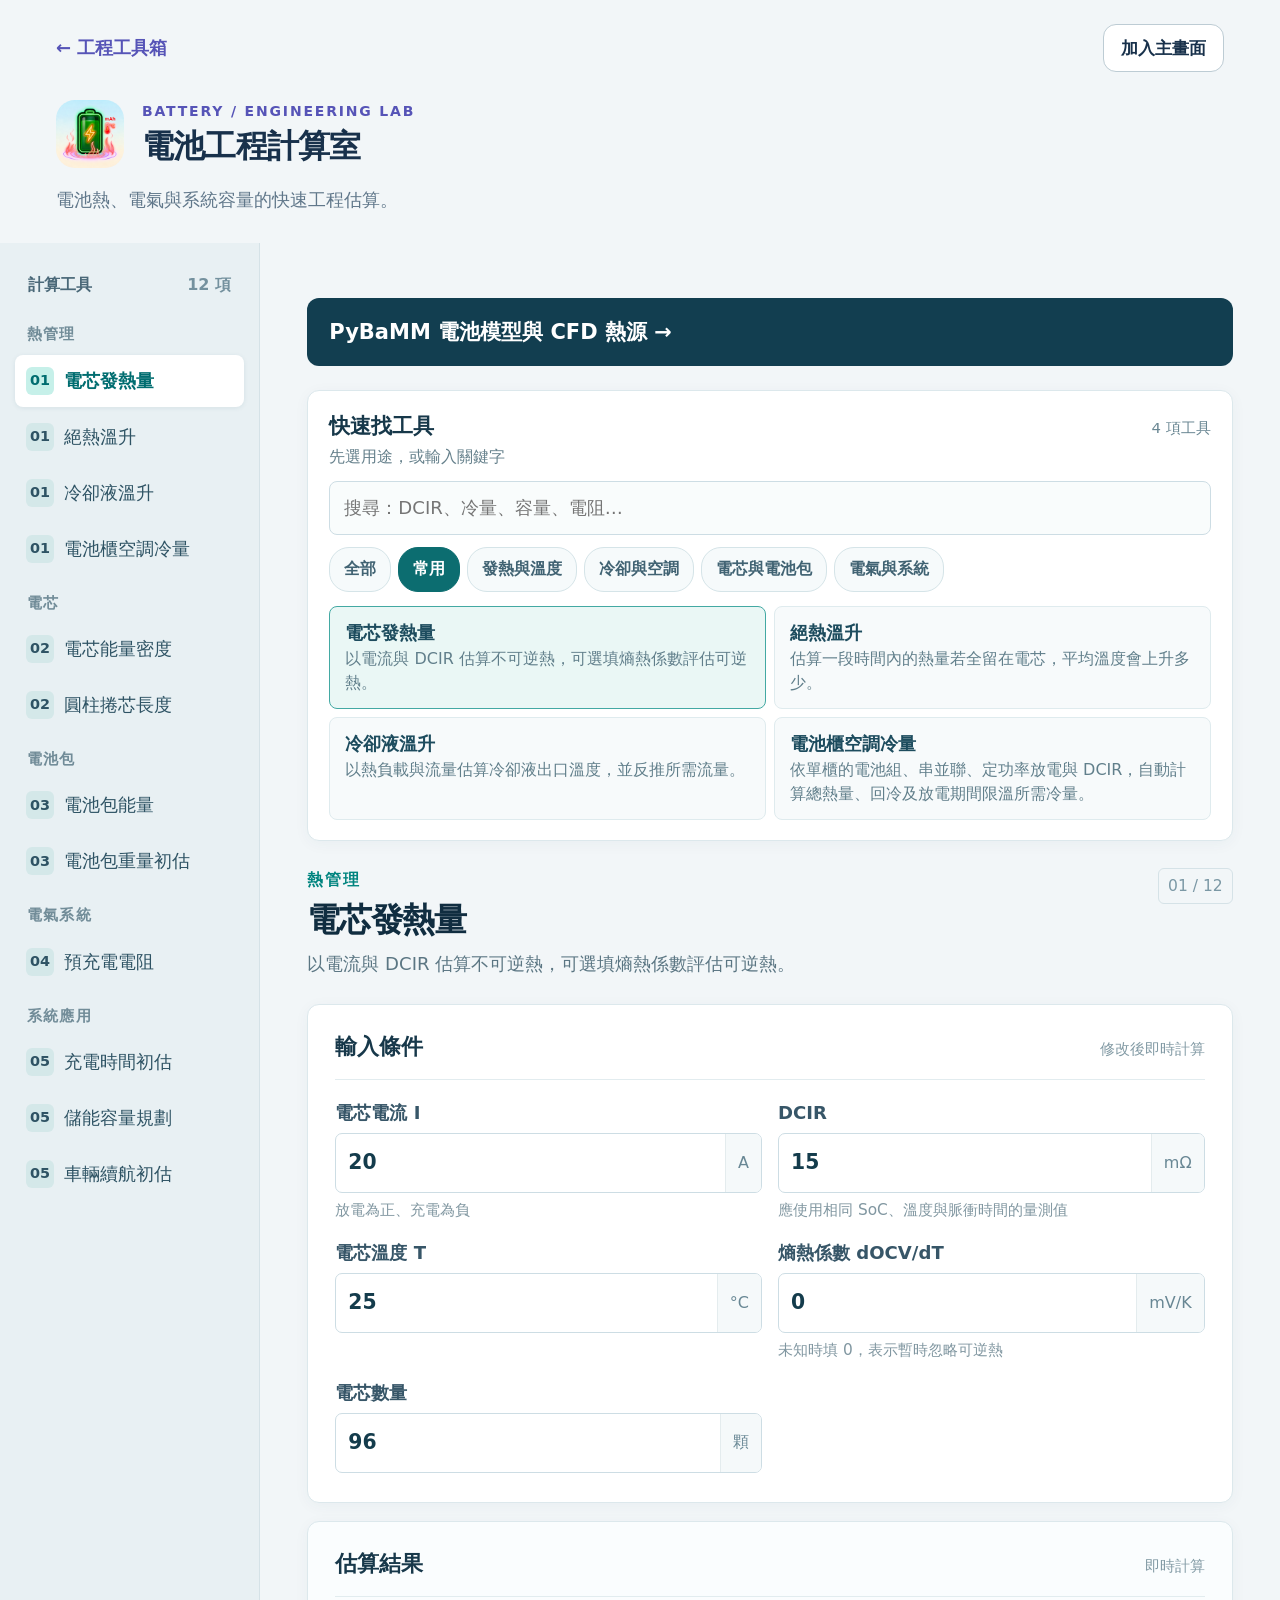
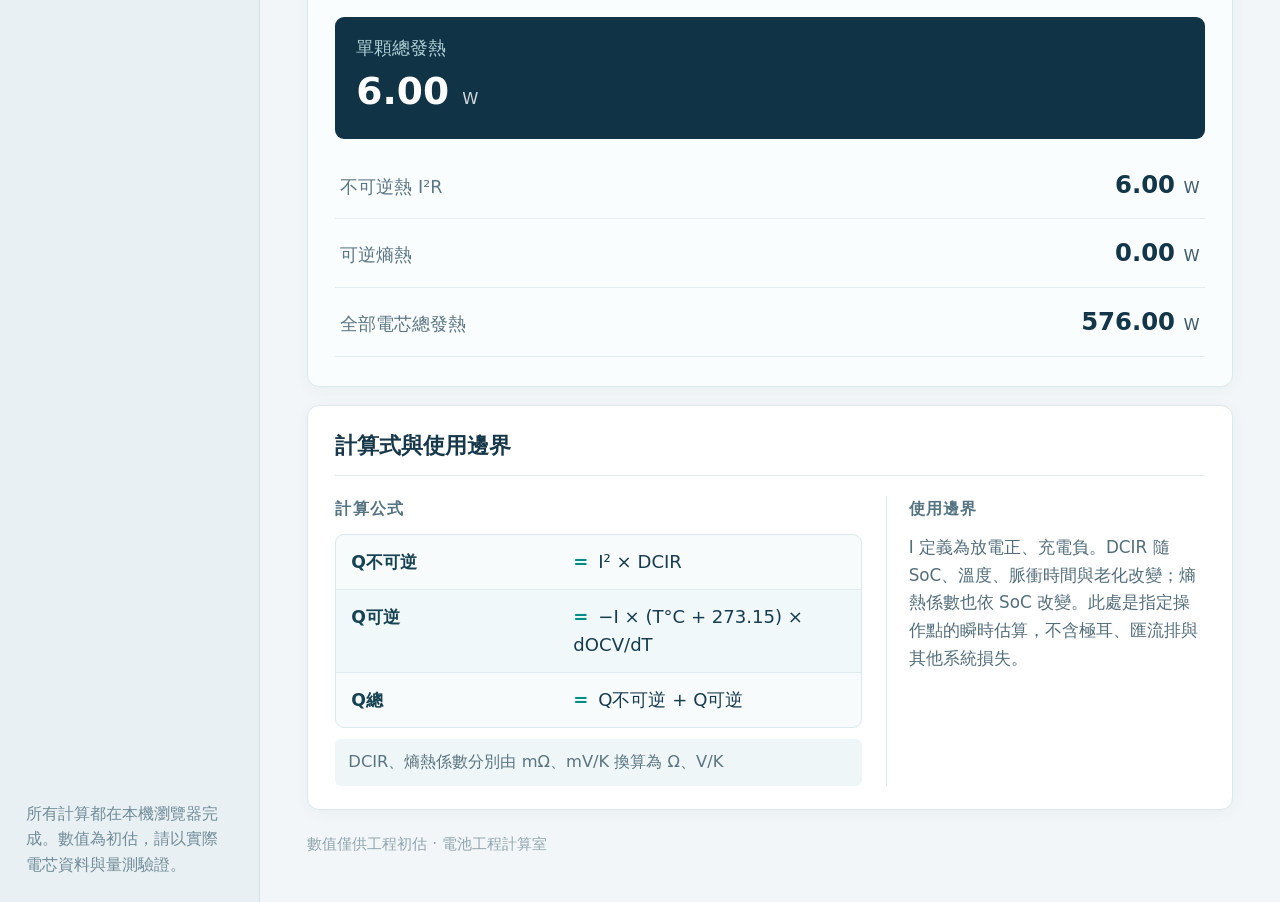
<file: index.html>
<!doctype html>
<html lang="zh-Hant">
<head>
  <meta charset="utf-8">
  <meta name="viewport" content="width=device-width, initial-scale=1, viewport-fit=cover">
  <meta name="theme-color" content="#102d40">
  <meta name="apple-mobile-web-app-capable" content="yes">
  <meta name="apple-mobile-web-app-title" content="電池計算">
  <meta name="description" content="電池工程常用的電芯、電池包與熱管理初估工具。">
  <link rel="manifest" href="./manifest.webmanifest">
  <link rel="icon" href="./icons/icon-192.png?v=7" type="image/png">
  <link rel="apple-touch-icon" sizes="180x180" href="./apple-touch-icon.png?v=7">
  <link rel="stylesheet" href="./styles.css?v=13">
  <title>電池工程計算室</title>
<style id="tool-hero-layout-v1">
.tool-hero{max-width:1220px;margin:0 auto;padding:24px 26px 28px;color:var(--ink,#18314b);background:transparent}
.tool-hero-nav{display:flex;align-items:center;justify-content:space-between;gap:18px;margin-bottom:28px}
.tool-home-link{color:var(--accent,#5654b7);font-size:18px!important;font-weight:650;line-height:1.4;text-decoration:none;white-space:nowrap}
.tool-home-link:hover{text-decoration:underline;text-underline-offset:4px}
.tool-install{min-height:48px!important;padding:10px 17px!important;border:1px solid #bdccd4!important;border-radius:13px!important;background:#fff!important;color:#18314b!important;font-size:17px!important;font-weight:700!important;line-height:1.35!important;white-space:nowrap!important;box-shadow:none!important}
.tool-hero-main{display:flex;align-items:center;gap:18px;min-width:0}
.tool-hero-logo{width:68px;height:68px;flex:0 0 68px;border-radius:19px;object-fit:contain}
.tool-hero-copy{min-width:0}
.tool-kicker{margin:0 0 6px;color:var(--accent,#5654b7);font-size:14px!important;font-weight:800;line-height:1.35!important;letter-spacing:.13em;text-transform:uppercase}
header.tool-hero h1{margin:0!important;color:var(--ink,#18314b);font-size:32px!important;font-weight:780!important;line-height:1.22!important;letter-spacing:-.025em}
.tool-hero-description{max-width:850px;margin:17px 0 0;color:var(--muted,#60778a);font-size:18px!important;line-height:1.65!important}
@media(max-width:800px){
.tool-hero{padding:20px 16px 24px}
.tool-hero-nav{margin-bottom:25px}
.tool-home-link{font-size:17px!important}
.tool-install{min-height:46px!important;padding:9px 14px!important;font-size:16px!important}
.tool-hero-main{gap:15px}
.tool-hero-logo{width:62px;height:62px;flex-basis:62px;border-radius:17px}
.tool-kicker{font-size:13px!important;letter-spacing:.11em}
header.tool-hero h1{font-size:28px!important;line-height:1.25!important}
.tool-hero-description{margin-top:15px;font-size:16px!important;line-height:1.65!important}
}
@media(max-width:380px){
.tool-hero-logo{width:56px;height:56px;flex-basis:56px}
.tool-kicker{font-size:11px!important}
header.tool-hero h1{font-size:25px!important}
.tool-home-link,.tool-install{font-size:15px!important}
}
</style></head>
<body>
  <div class="app-shell">
    <header class="tool-hero"><div class="tool-hero-nav"><a class="tool-home-link" href="https://pmebruce.github.io/engineering-toolbox/">← 工程工具箱</a><button class="tool-install" type="button" onclick="if(window.matchMedia('(display-mode: standalone)').matches){this.textContent='已安裝'}else{alert('iPhone：請點 Safari 的「分享」，再選「加入主畫面」。\\nAndroid：請在瀏覽器選單選擇「安裝應用程式」。')}">加入主畫面</button></div><div class="tool-hero-main"><img class="tool-hero-logo" src="./icons/icon-192.png" alt=""><div class="tool-hero-copy"><div class="tool-kicker">BATTERY / ENGINEERING LAB</div><h1>電池工程計算室</h1></div></div><p class="tool-hero-description">電池熱、電氣與系統容量的快速工程估算。</p></header>
    <div class="workspace">
      <aside class="sidebar" aria-label="計算工具">
        <div class="sidebar-heading"><span>計算工具</span><span id="tool-count"></span></div>
        <nav id="nav" class="nav-list"></nav>
        <p class="sidebar-note">所有計算都在本機瀏覽器完成。數值為初估，請以實際電芯資料與量測驗證。</p>
      </aside>
      <main class="main-content" id="main">
        <p class="pybamm-link"><a href="./pybamm.html">PyBaMM 電池模型與 CFD 熱源 →</a></p><section class="tool-finder" aria-labelledby="finder-heading">
          <div class="finder-heading"><div><h2 id="finder-heading">快速找工具</h2><p>先選用途，或輸入關鍵字</p></div><span id="finder-count" aria-live="polite"></span></div>
          <label class="sr-only" for="tool-search">搜尋計算工具</label>
          <input id="tool-search" type="search" placeholder="搜尋：DCIR、冷量、容量、電阻…" autocomplete="off">
          <div id="finder-filters" class="finder-filters" aria-label="工具用途"></div>
          <div id="finder-results" class="finder-results"></div>
        </section>
        <div class="tool-heading"><div><p class="eyebrow" id="category"></p><h1 id="tool-title"></h1><p class="tool-description" id="tool-description"></p></div><span class="tool-index" id="tool-index"></span></div>
        <section class="workflow-panel" id="workflow-panel" aria-label="負載與電芯資料" hidden>
          <details id="load-profile-details"><summary>負載時序 CSV <span id="profile-badge">定功率模式</span></summary>
            <div class="workflow-body"><p>兩欄：<strong>time_min,power_kw</strong>，從 0 分鐘開始、時間遞增；相鄰點間功率線性插值。套用後會用最後時間與最大功率更新上方欄位。</p>
              <label for="profile-file">選擇 CSV 檔案</label><input id="profile-file" type="file" accept=".csv,text/csv,text/plain">
              <label for="profile-text">或貼上時序資料</label><textarea id="profile-text" rows="5" spellcheck="false" placeholder="time_min,power_kw&#10;0,300&#10;4,300&#10;9,180"></textarea>
              <div class="workflow-actions"><button type="button" id="apply-profile">套用時序</button><button type="button" id="clear-profile" class="secondary">恢復定功率</button></div><p id="profile-status" class="workflow-status" role="status">目前使用定功率放電。</p>
            </div>
          </details>
          <details id="cell-library-details"><summary>我的電芯資料卡 <span id="cell-count">0 張</span></summary>
            <div class="workflow-body"><p>儲存上方的單顆額定容量、電壓、BOL DCIR、重量與比熱；記下 DCIR 的量測條件，再一鍵套用。資料僅儲存在此瀏覽器。</p>
              <div class="cell-card-fields"><div><label for="cell-name">電芯名稱</label><input id="cell-name" maxlength="80" placeholder="例如：測試樣品 A"></div><div><label for="cell-source">資料來源</label><input id="cell-source" maxlength="120" placeholder="例如：供應商 datasheet / 自行量測"></div><div><label for="cell-soc">DCIR 量測 SoC (%)</label><input id="cell-soc" type="number" min="0" max="100" step="any" value="50"></div><div><label for="cell-temp">量測溫度 (°C)</label><input id="cell-temp" type="number" min="-70" max="150" step="any" value="25"></div><div><label for="cell-pulse">DCIR 脈衝時間 (s)</label><input id="cell-pulse" type="number" min="0.001" max="100000" step="any" value="10"></div></div>
              <div class="workflow-actions"><button type="button" id="save-cell">儲存目前電芯</button></div><p id="cell-status" class="workflow-status" role="status"></p><div id="cell-list" class="cell-list"></div>
            </div>
          </details>
        </section>
        <div class="calculator-grid">
          <section class="panel inputs-panel" aria-labelledby="inputs-heading"><div class="panel-heading"><h2 id="inputs-heading">輸入條件</h2><span>修改後即時計算</span></div><form id="input-form" autocomplete="off"></form></section>
          <section class="panel results-panel" aria-labelledby="results-heading"><div class="panel-heading"><h2 id="results-heading">估算結果</h2><span id="result-status">即時計算</span></div><div id="results" aria-live="polite"></div></section>
        </div>
        <section class="chart-panel" id="charts" aria-label="放電期間趨勢圖" hidden></section>
        <section class="method-panel" aria-labelledby="method-heading"><div class="method-head"><h2 id="method-heading">計算式與使用邊界</h2></div><div id="method"></div></section>
        <footer>數值僅供工程初估 · 電池工程計算室</footer>
      </main>
    </div>
  </div>
  <script src="./app.js?v=16" defer></script>
</body>
</html>
</file>
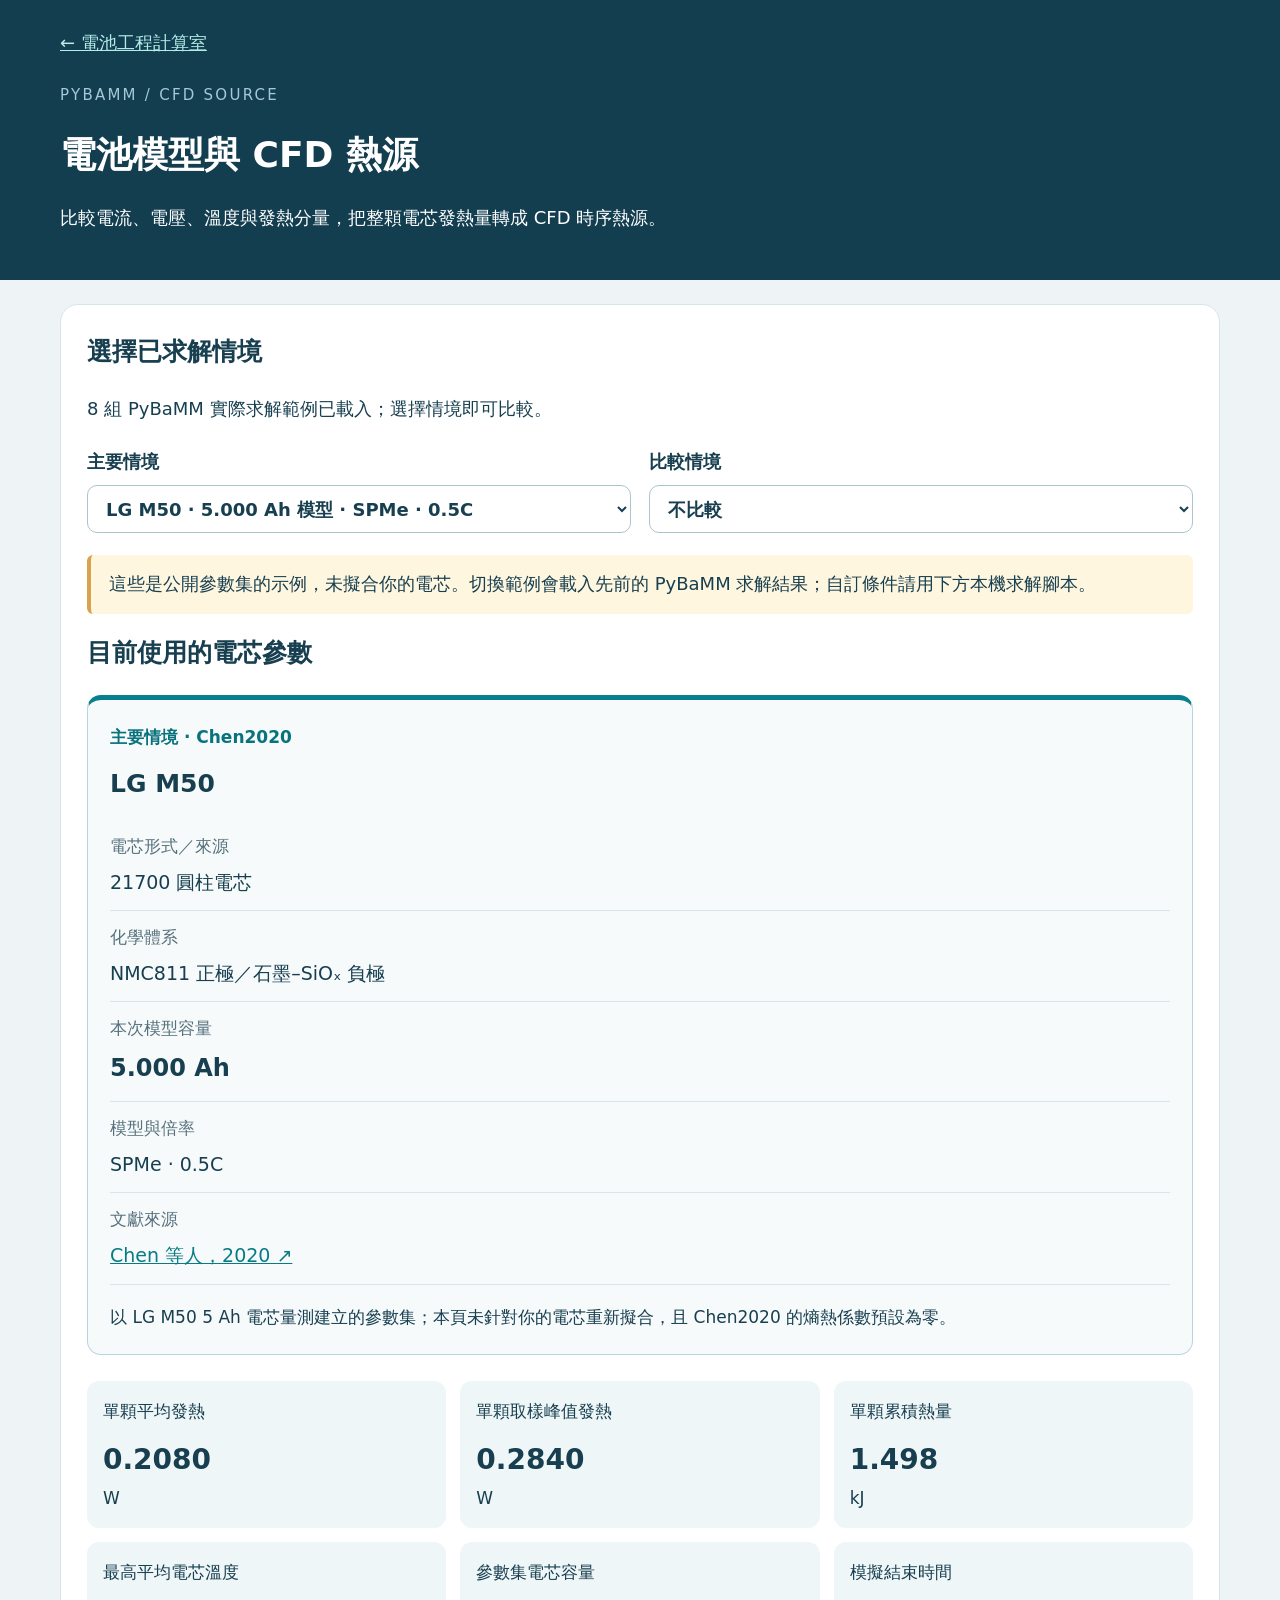
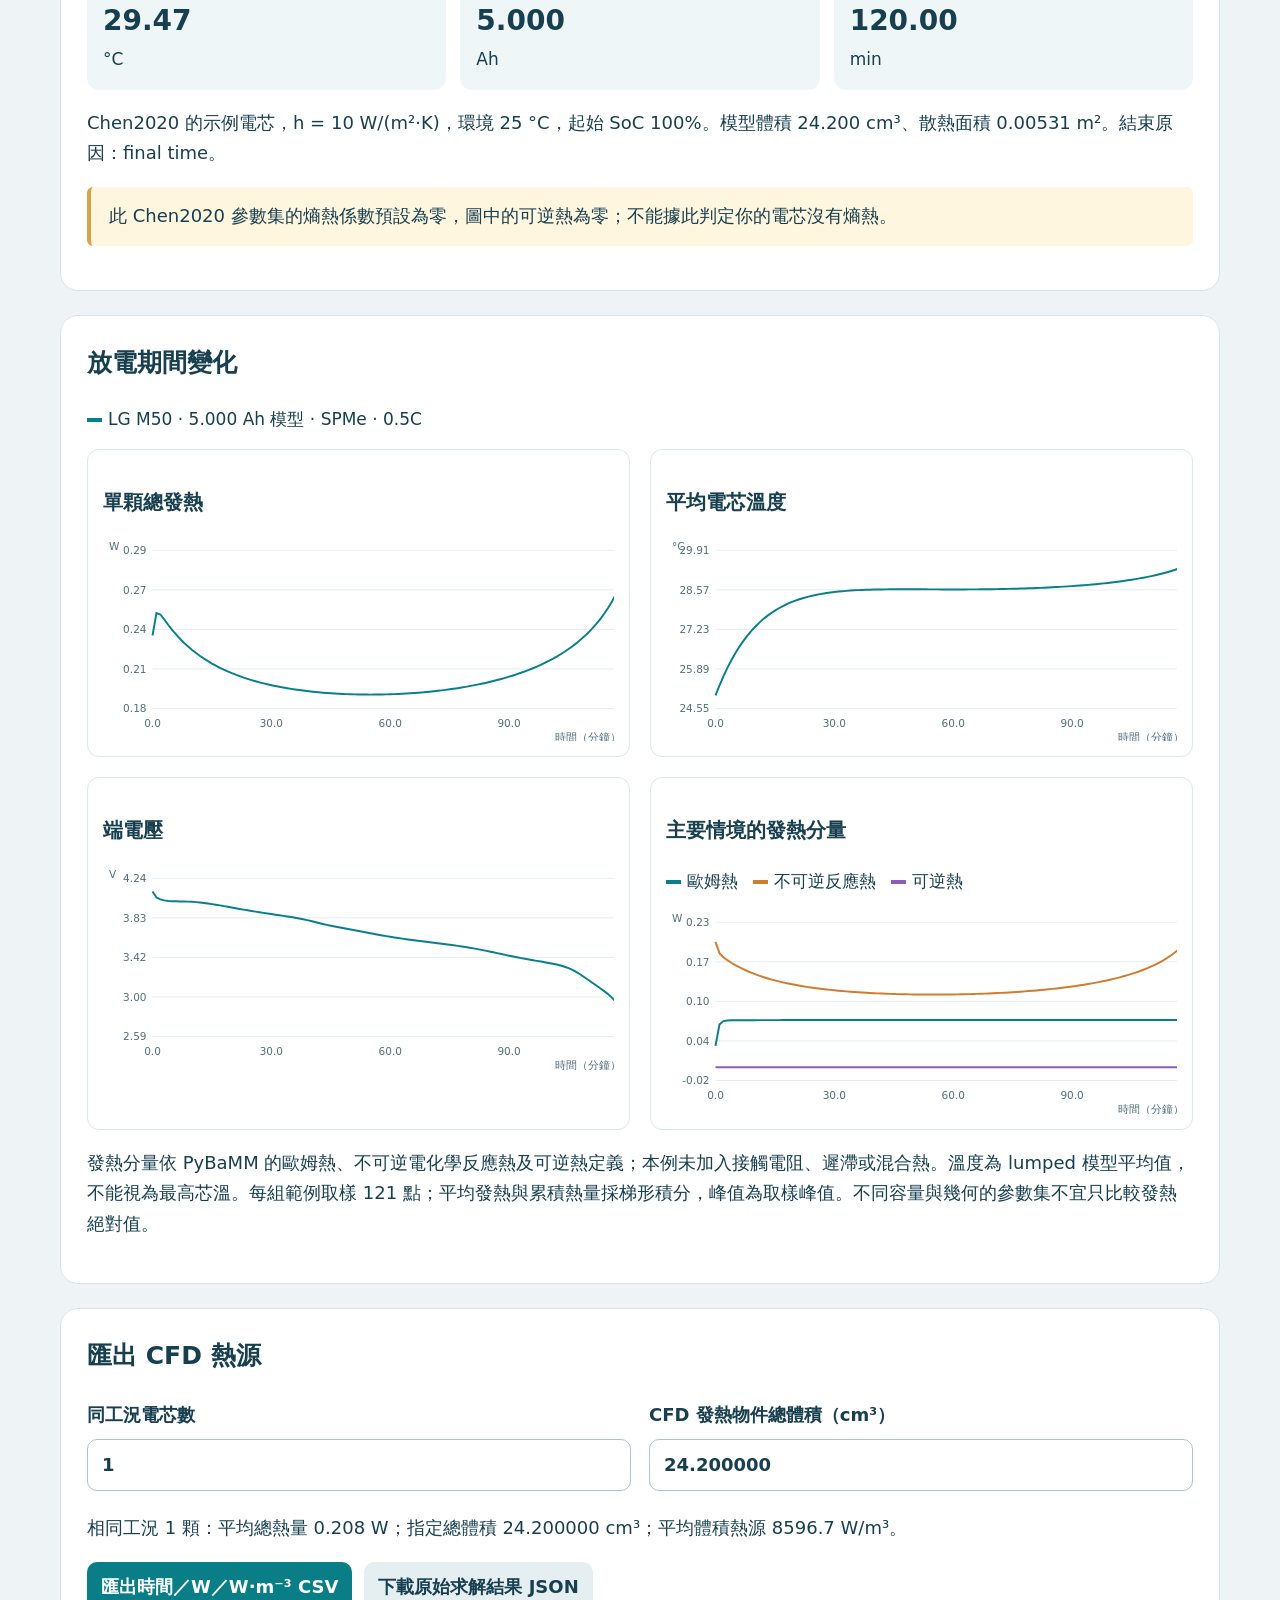
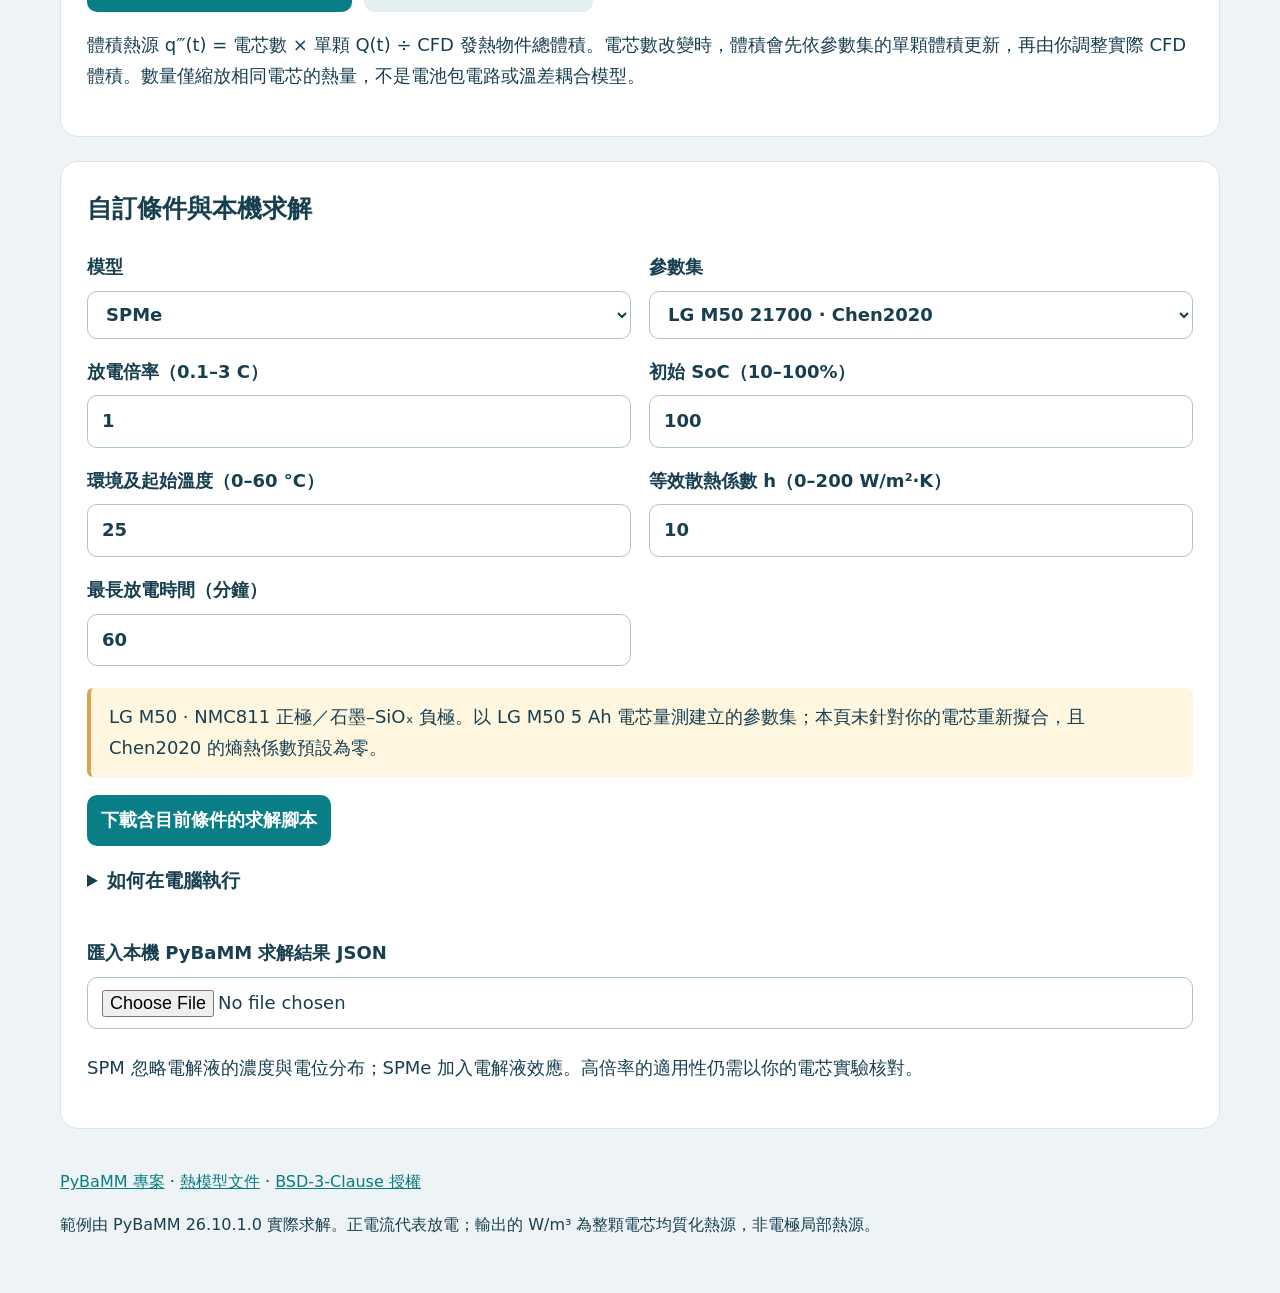
<file: pybamm.html>
<!doctype html><html lang="zh-Hant"><head><meta charset="utf-8"><meta name="viewport" content="width=device-width,initial-scale=1"><meta name="theme-color" content="#123e50"><title>PyBaMM 電池模型與 CFD 熱源｜電池工程計算室</title><link rel="manifest" href="./manifest.webmanifest"><link rel="icon" href="./icons/icon-192.png"><link rel="stylesheet" href="./pybamm.css?v=2"></head><body><header><a href="./">← 電池工程計算室</a><span>PYBAMM / CFD SOURCE</span><h1>電池模型與 CFD 熱源</h1><p>比較電流、電壓、溫度與發熱分量，把整顆電芯發熱量轉成 CFD 時序熱源。</p></header><main><section class="panel"><h2>選擇已求解情境</h2><p id="status" role="status">正在載入範例…</p><div class="fields"><label>主要情境<select id="scenario"></select></label><label>比較情境<select id="comparison"></select></label></div><p class="notice">這些是公開參數集的示例，未擬合你的電芯。切換範例會載入先前的 PyBaMM 求解結果；自訂條件請用下方本機求解腳本。</p><section aria-label="目前使用的電芯參數"><h2>目前使用的電芯參數</h2><div id="cell-reference" class="cell-reference" aria-live="polite"></div></section><dl id="metrics" class="metrics"></dl><p id="model-note"></p><p id="entropy-note" class="notice"></p></section><section class="panel"><h2>放電期間變化</h2><div id="chart-legend" class="legend"></div><div class="charts"><article><h3>單顆總發熱</h3><div id="heat-chart"></div></article><article><h3>平均電芯溫度</h3><div id="temperature-chart"></div></article><article><h3>端電壓</h3><div id="voltage-chart"></div></article><article><h3>主要情境的發熱分量</h3><div id="component-legend" class="legend"></div><div id="components"></div></article></div><p>發熱分量依 PyBaMM 的歐姆熱、不可逆電化學反應熱及可逆熱定義；本例未加入接觸電阻、遲滯或混合熱。溫度為 lumped 模型平均值，不能視為最高芯溫。每組範例取樣 121 點；平均發熱與累積熱量採梯形積分，峰值為取樣峰值。不同容量與幾何的參數集不宜只比較發熱絕對值。</p></section><section class="panel"><h2>匯出 CFD 熱源</h2><div class="fields"><label>同工況電芯數<input id="count" type="number" min="1" max="1000000" step="1" value="1"></label><label>CFD 發熱物件總體積（cm³）<input id="volume" type="number" min="0.000001" step="any"></label></div><p id="cfd-note" role="status"></p><div class="actions"><button id="cfd">匯出時間／W／W·m⁻³ CSV</button><button id="json" class="secondary">下載原始求解結果 JSON</button></div><p id="export-status" role="status"></p><p>體積熱源 q‴(t) = 電芯數 × 單顆 Q(t) ÷ CFD 發熱物件總體積。電芯數改變時，體積會先依參數集的單顆體積更新，再由你調整實際 CFD 體積。數量僅縮放相同電芯的熱量，不是電池包電路或溫差耦合模型。</p></section><section class="panel"><h2>自訂條件與本機求解</h2><div class="fields"><label>模型<select id="model"><option>SPMe</option><option>SPM</option></select></label><label>參數集<select id="parameters"><option value="Chen2020">LG M50 21700 · Chen2020</option><option value="Marquis2019">Kokam 文獻模型 · Marquis2019</option></select></label><label>放電倍率（0.1–3 C）<input id="crate" type="number" value="1" min="0.1" max="3" step="0.1"></label><label>初始 SoC（10–100%）<input id="soc" type="number" value="100" min="10" max="100"></label><label>環境及起始溫度（0–60 °C）<input id="ambient" type="number" value="25" min="0" max="60"></label><label>等效散熱係數 h（0–200 W/m²·K）<input id="htc" type="number" value="10" min="0" max="200"></label><label>最長放電時間（分鐘）<input id="duration" type="number" value="60" min="0.167" max="1440"></label></div><p id="runner-cell-note" class="notice"></p><div class="actions"><button id="runner" disabled>下載含目前條件的求解腳本</button></div><p id="runner-status" role="status"></p><details><summary>如何在電腦執行</summary><p>電腦需先安裝 Python；安裝指定版本後執行下載的檔案。模型會在最長時間或截止電壓事件時停止。</p><code>python -m pip install pybamm==26.10.1.0<br>python battery-pybamm.py</code><p>產生 pybamm-result.json 與 CSV，再將 JSON 匯入下方，即可使用同樣的繪圖與 CFD 匯出。</p></details><label class="upload">匯入本機 PyBaMM 求解結果 JSON<input id="import" type="file" accept=".json,application/json"></label><p>SPM 忽略電解液的濃度與電位分布；SPMe 加入電解液效應。高倍率的適用性仍需以你的電芯實驗核對。</p></section><footer><a href="https://github.com/pybamm-team/PyBaMM">PyBaMM 專案</a> · <a href="https://docs.pybamm.org/en/latest/source/examples/notebooks/models/thermal-models.html">熱模型文件</a> · <a href="./licenses/PyBaMM-BSD.txt">BSD-3-Clause 授權</a><p>範例由 PyBaMM 26.10.1.0 實際求解。正電流代表放電；輸出的 W/m³ 為整顆電芯均質化熱源，非電極局部熱源。</p></footer></main><script type="module" src="./pybamm-lab.js?v=2"></script></body></html>
</file>
<file: styles.css>
:root{font-family:Inter,"Noto Sans TC","Microsoft JhengHei",system-ui,sans-serif;color:#153143;background:#f2f6f8;font-size:16px;line-height:1.55}*{box-sizing:border-box}body{margin:0}button,input,select{font:inherit}button,select{cursor:pointer}.app-shell{min-height:100vh}.masthead{height:76px;background:#102d40;color:#fff;display:flex;align-items:center;justify-content:space-between;padding:0 clamp(22px,3vw,52px);border-bottom:3px solid #25b8a8}.brand{display:flex;gap:13px;align-items:center}.brand-mark{display:grid;place-items:center;background:#22baaa;width:41px;height:41px;border-radius:10px;color:#092e3f;font-size:1.25rem;font-weight:900;letter-spacing:-.08em}.brand-mark span{font-size:.84rem;align-self:start;margin-top:8px}.brand strong{font-size:1.19rem;letter-spacing:.02em}.brand small{display:block;font-size:.72rem;letter-spacing:.13em;color:#a9c7d2;line-height:1.1}.header-tag{font-size:.88rem;color:#b9d2d9;border:1px solid #52707d;border-radius:5px;padding:5px 11px}.workspace{display:grid;grid-template-columns:285px minmax(0,1fr);max-width:1600px;margin:auto;min-height:calc(100vh - 76px)}.sidebar{background:#e8f0f3;border-right:1px solid #d5e2e7;padding:30px 15px 24px;display:flex;flex-direction:column}.sidebar-heading{display:flex;justify-content:space-between;padding:0 13px 13px;font-weight:750;color:#4a6878;font-size:.87rem}.sidebar-heading span:last-child{color:#74919e}.nav-list{display:grid;gap:4px}.nav-group{margin:13px 12px 4px;color:#718c98;font-size:.76rem;letter-spacing:.08em;font-weight:800}.nav-button{width:100%;text-align:left;border:0;background:transparent;padding:10px 12px;border-radius:8px;color:#2e5364;font-size:.96rem;display:flex;align-items:center;gap:10px}.nav-button:hover{background:#dce9ed}.nav-button.active{background:#fff;color:#006d70;font-weight:750;box-shadow:0 1px 5px #174f5e16}.nav-icon{width:24px;height:24px;display:grid;place-items:center;background:#d4e8e9;border-radius:6px;font-size:.85rem;font-weight:800;flex:none}.active .nav-icon{background:#c6f0e9}.sidebar-note{margin:auto 11px 0;padding-top:28px;color:#718c98;font-size:.83rem;line-height:1.6}.main-content{min-width:0;padding:37px clamp(20px,3.7vw,62px) 22px}.tool-heading{display:flex;justify-content:space-between;align-items:flex-start;gap:16px;margin-bottom:25px}.eyebrow{margin:0 0 6px;color:#00847f;font-size:.83rem;letter-spacing:.12em;font-weight:850}h1{font-size:clamp(1.65rem,2.35vw,2.4rem);line-height:1.3;letter-spacing:-.04em;margin:0 0 8px;color:#102d40}.tool-description{margin:0;max-width:720px;color:#5b7683}.tool-index{font-size:.83rem;color:#7b98a5;border:1px solid #d5e2e7;border-radius:6px;padding:5px 9px;white-space:nowrap}.calculator-grid{display:grid;grid-template-columns:minmax(0,1fr) minmax(0,.9fr);gap:18px;align-items:start}.panel,.method-panel{background:#fff;border:1px solid #dce8ec;border-radius:12px;box-shadow:0 3px 15px #1541540b}.panel{padding:25px 27px 29px;min-height:350px}.panel-heading{display:flex;justify-content:space-between;align-items:baseline;gap:12px;border-bottom:1px solid #e2ecef;padding-bottom:16px;margin-bottom:20px}.panel h2,.method-panel h2{font-size:1.1rem;margin:0;color:#17384a}.panel-heading span{font-size:.77rem;color:#839ba5;text-align:right}.field-grid{display:grid;grid-template-columns:repeat(2,minmax(0,1fr));gap:18px 16px}.field{min-width:0}.field label{display:block;font-size:.89rem;font-weight:650;color:#375668;margin-bottom:6px;line-height:1.35}.field-control{display:flex;align-items:center;border:1px solid #cddde4;border-radius:7px;background:#fff;overflow:hidden;transition:border-color .15s,box-shadow .15s}.field-control:focus-within{border-color:#159d97;box-shadow:0 0 0 3px #15a89820}.field-control input,.field-control select{min-width:0;width:100%;border:0;outline:0;color:#143c4c;background:transparent;padding:11px 12px;font-size:1.04rem;font-weight:650}.field-control select{font-weight:500}.unit{padding:0 11px;color:#688794;font-size:.86rem;white-space:nowrap;background:#f5f9fa;align-self:stretch;display:flex;align-items:center;border-left:1px solid #e4ecee}.field small{display:block;color:#8197a1;font-size:.76rem;margin-top:4px}.results-panel{background:#fafdfe}.result-primary{padding:17px 19px;background:#103446;border-radius:9px;color:#fff;margin-bottom:12px}.result-primary .result-label{color:#adced4}.result-primary .result-value{font-size:2rem;color:#fff}.result-row{padding:12px 5px;border-bottom:1px solid #e4ecef;display:flex;align-items:baseline;justify-content:space-between;gap:15px}.result-label{color:#5c7784;font-size:.89rem}.result-value{color:#133648;font-size:1.22rem;font-weight:800;white-space:nowrap;font-variant-numeric:tabular-nums}.result-unit{font-size:.82rem;font-weight:500;color:inherit;opacity:.8}.error{background:#fff4f2;color:#a64338;padding:14px;border-radius:7px;font-size:.93rem}.result-warning{margin:14px 0 0;background:#fff5de;color:#79551f;border-left:3px solid #dda44a;padding:10px 13px;border-radius:3px;font-size:.87rem}.method-panel{padding:23px 27px;margin-top:18px}.method-head{padding-bottom:13px;border-bottom:1px solid #e2ecef}.method-panel p{margin:13px 0;color:#496777}.method-panel .formula{font-family:ui-monospace,SFMono-Regular,Consolas,monospace;color:#073d52;background:#eef6f7;border-left:3px solid #25b8a8;border-radius:3px;padding:11px 13px;overflow-wrap:anywhere;font-size:.91rem}.method-panel .caution{color:#6d7980;font-size:.89rem}.mobile-select{display:none}footer{padding:23px 0;color:#90a5ae;font-size:.8rem}@media(max-width:1060px){.workspace{grid-template-columns:240px minmax(0,1fr)}.calculator-grid{grid-template-columns:1fr}.panel{min-height:0}}@media(max-width:730px){.masthead{height:66px;padding:0 18px}.brand strong{font-size:1.05rem}.brand small{font-size:.62rem}.header-tag{display:none}.workspace{display:block}.sidebar{display:none}.main-content{padding:19px 16px 24px}.mobile-select{display:block;margin-bottom:22px}.mobile-select label{display:block;font-weight:700;font-size:.85rem;margin-bottom:6px;color:#4a6979}.mobile-select select{width:100%;border:1px solid #cadfe4;background:#fff;border-radius:8px;padding:10px 12px;color:#133648;font-weight:700}.tool-heading{margin-bottom:19px}.tool-index{display:none}.panel{padding:20px 17px}.method-panel{padding:20px 17px}.field-grid{gap:16px 12px}}@media(max-width:410px){.field-grid{grid-template-columns:1fr}.result-primary .result-value{font-size:1.8rem}}@media(prefers-reduced-motion:reduce){*{scroll-behavior:auto!important;transition:none!important}}

/* Formula detail: one relationship per row, with assumptions beside it. */
.method-layout{display:grid;grid-template-columns:minmax(0,1.65fr) minmax(245px,1fr);gap:24px;padding-top:20px}
.method-layout h3{font-size:.83rem;letter-spacing:.07em;color:#557482;margin:0 0 12px;font-weight:800}
.equation-list{border:1px solid #dce9ec;border-radius:9px;overflow:hidden;background:#f8fbfc}
.equation-row{display:grid;grid-template-columns:minmax(110px,190px) minmax(0,1fr);align-items:baseline;gap:12px;padding:13px 15px;border-bottom:1px solid #e1ebee;line-height:1.55}
.equation-row:last-child{border-bottom:0}
.equation-row:nth-child(even){background:#f1f8f9}
.equation-label{font-size:.92rem;font-weight:750;color:#164353;overflow-wrap:anywhere}
.equation-expression{font-size:.98rem;color:#163c4d;overflow-wrap:anywhere;font-variant-numeric:tabular-nums}
.equation-expression b{color:#008f87;font-weight:800;margin-right:4px}
.method-panel .unit-note{font-size:.86rem;color:#5a7480;background:#eff6f7;border-radius:6px;padding:10px 13px;margin:11px 0 0}
.boundary{border-left:1px solid #deeaed;padding-left:22px}
.boundary p{font-size:.91rem;line-height:1.75;margin:0;color:#536e7b}
.boundary .source{margin-top:15px;font-size:.84rem}
.boundary a{color:#007f7a;text-decoration:underline;text-underline-offset:3px}
@media(max-width:1150px){.method-layout{grid-template-columns:1fr}.boundary{border-left:0;border-top:1px solid #deeaed;padding:18px 0 0}}
@media(max-width:560px){.method-layout{gap:19px}.equation-row{grid-template-columns:1fr;gap:2px;padding:12px 13px}.equation-expression{font-size:.95rem}.boundary{padding-top:18px}}

/* Group the longer UPS / HVAC calculator into scan-friendly sections. */
.input-section+.input-section{border-top:1px solid #e2ecef;margin-top:23px;padding-top:20px}
.input-section h3{font-size:.87rem;font-weight:800;color:#087b78;margin:0 0 14px;letter-spacing:.04em}
.input-section .field-grid{gap:18px 16px}
@media(max-width:730px){.input-section+.input-section{margin-top:20px;padding-top:18px}}

/* Discharge temperature and cell-loss profiles. */
.chart-panel{margin-top:18px;background:#fff;border:1px solid #dce8ec;border-radius:12px;padding:22px 24px 24px;box-shadow:0 3px 15px #1541540b}
.chart-panel[hidden]{display:none!important}
.chart-section-title{display:flex;justify-content:space-between;align-items:baseline;gap:12px;padding-bottom:14px;border-bottom:1px solid #e2ecef}
.chart-section-title h2{font-size:1.1rem;color:#17384a;margin:0}
.chart-section-title span{font-size:.84rem;color:#77929f}
.chart-grid{display:grid;grid-template-columns:repeat(2,minmax(0,1fr));gap:18px;margin-top:18px}
.chart-card{min-width:0;padding:17px 16px 15px;border:1px solid #dce8ec;border-radius:9px;background:#fbfdfd}
.chart-card-head{display:flex;align-items:baseline;justify-content:space-between;gap:12px;flex-wrap:wrap}
.chart-card h3{font-size:1rem;margin:0;color:#2b5061}
.chart-card strong{color:#113d4d;font-size:1.15rem;white-space:nowrap;font-variant-numeric:tabular-nums}
.chart-card p{margin:6px 4px 0;color:#607b87;font-size:.85rem;line-height:1.65}
.chart-scroll{overflow-x:auto;max-width:100%}
.chart-scroll svg{display:block;width:100%;min-width:410px;height:auto;margin:8px auto 0}
.chart-gridline{stroke:#dde8ec;stroke-width:1}
.chart-tick,.chart-axis-unit,.chart-axis-label{font-family:Inter,"Noto Sans TC",system-ui,sans-serif;fill:#678491;font-size:14px}
.chart-axis-unit{fill:#395d6c;font-size:15px;font-weight:700}
.chart-axis-label{font-size:15px}
.chart-limit{stroke:#bb765e;stroke-dasharray:6 5;stroke-width:1.6}
.chart-limit-label{fill:#a45c48;font-size:13px;font-family:Inter,"Noto Sans TC",system-ui,sans-serif}
@media(max-width:1150px){.chart-grid{grid-template-columns:1fr}}
@media(max-width:730px){.chart-panel{padding:18px 13px 20px}.chart-card{padding:14px 11px}.chart-scroll svg{min-width:410px}}

/* Find calculators by task before opening the full form. */
.sr-only{position:absolute;width:1px;height:1px;padding:0;margin:-1px;overflow:hidden;clip:rect(0,0,0,0);white-space:nowrap;border:0}
.tool-finder{background:#fff;border:1px solid #dce8ec;border-radius:12px;padding:19px 21px 20px;margin:0 0 27px;box-shadow:0 3px 15px #1541540b}
.finder-heading{display:flex;align-items:baseline;justify-content:space-between;gap:12px;margin-bottom:11px}
.finder-heading h2{margin:0;color:#17384a;font-size:1.07rem}
.finder-heading p{margin:2px 0 0;color:#66818c;font-size:.85rem}
.finder-heading>span{color:#6a8793;font-size:.81rem;white-space:nowrap}
#tool-search{width:100%;border:1px solid #cddde4;border-radius:8px;padding:10px 13px;background:#f9fcfc;color:#143c4c;font-size:1rem;outline:0}
#tool-search:focus{border-color:#159d97;box-shadow:0 0 0 3px #15a89820}
.finder-filters{display:flex;gap:7px;overflow-x:auto;padding:12px 0 14px;scrollbar-width:thin}
.finder-filter{flex:none;white-space:nowrap;border:1px solid #d5e4e8;border-radius:20px;background:#f6fafb;color:#416373;padding:6px 11px;font-size:.83rem;font-weight:700}
.finder-filter.selected{background:#0c6d70;color:#fff;border-color:#0c6d70}
.finder-filter:focus-visible,.finder-card:focus-visible{outline:3px solid #38b9aa;outline-offset:2px}
.finder-results{display:grid;grid-template-columns:repeat(2,minmax(0,1fr));gap:8px}
.finder-card{display:block;min-width:0;text-decoration:none;border:1px solid #dfebee;border-radius:8px;padding:10px 12px;background:#f7fafb;color:#1d4c5e}
.finder-card:hover{border-color:#8cc8c6;background:#f1f9f8}
.finder-card.selected{border-color:#43a9a3;background:#eaf7f5}
.finder-card strong{display:block;font-size:.93rem;margin-bottom:2px}
.finder-card span{display:-webkit-box;-webkit-line-clamp:2;-webkit-box-orient:vertical;overflow:hidden;font-size:.77rem;color:#617f8b;line-height:1.4}
.finder-empty{grid-column:1/-1;margin:5px 0;color:#66818c;font-size:.88rem}
@media(max-width:730px){.tool-finder{padding:16px 15px;margin-bottom:22px}.finder-results{gap:7px}.finder-card{padding:10px}.finder-card strong{font-size:.87rem}.finder-card span{font-size:.74rem}}
@media(max-width:410px){.finder-results{grid-template-columns:1fr}.finder-card span{-webkit-line-clamp:1}}

/* Readable type scale: stronger hierarchy without crowding the mobile form. */
body{font-size:18px}
.masthead{min-height:82px;height:auto;padding-top:10px;padding-bottom:10px}
.brand strong{font-size:1.4rem;line-height:1.25}
.brand small{font-size:.82rem;line-height:1.3}
.header-tag{font-size:1rem}
.workspace{grid-template-columns:300px minmax(0,1fr)}
.sidebar-heading{font-size:1rem}
.nav-group{font-size:.94rem}
.nav-button{font-size:1.12rem;line-height:1.35;padding:12px 11px}
.nav-icon{width:28px;height:28px;font-size:.9rem}
.sidebar-note{font-size:1rem}
.finder-heading h2{font-size:1.32rem}
.finder-heading p{font-size:1rem}
.finder-heading>span{font-size:.93rem}
#tool-search{font-size:1.13rem;padding:12px 14px}
.finder-filter{font-size:1rem;padding:9px 14px}
.finder-card{padding:13px 15px}
.finder-card strong{font-size:1.13rem;line-height:1.4}
.finder-card span{font-size:1rem;line-height:1.5}
.finder-empty{font-size:1rem}
.eyebrow{font-size:.98rem}
h1{font-size:clamp(1.85rem,2.6vw,2.55rem)}
.tool-description{font-size:1.13rem;line-height:1.6}
.tool-index{font-size:.97rem}
.panel h2,.method-panel h2,.chart-section-title h2{font-size:1.35rem}
.panel-heading span{font-size:.94rem;line-height:1.4}
.input-section h3{font-size:1.08rem}
.field label{font-size:1.13rem;line-height:1.4;margin-bottom:8px}
.field-control input,.field-control select{font-size:1.27rem;padding:13px 12px}
.unit{font-size:1rem;padding:0 12px}
.field small{font-size:.96rem;line-height:1.5;margin-top:6px}
.result-primary{padding:19px 21px}
.result-primary .result-value{font-size:2.35rem}
.result-row{flex-wrap:wrap;align-items:baseline;padding:15px 5px;gap:4px 14px}
.result-label{font-size:1.1rem;line-height:1.45}
.result-value{font-size:1.52rem;max-width:100%;margin-left:auto}
.result-unit{font-size:1.02rem}
.error,.result-warning{font-size:1.05rem;line-height:1.55}
.method-panel p{font-size:1.08rem;line-height:1.65}
.method-panel .formula{font-size:1.1rem;line-height:1.65}
.method-panel .caution{font-size:1.03rem}
.method-layout h3{font-size:1.03rem}
.equation-row{grid-template-columns:minmax(125px,210px) minmax(0,1fr)}
.equation-label{font-size:1.08rem}
.equation-expression{font-size:1.13rem}
.method-panel .unit-note{font-size:1.02rem}
.boundary p{font-size:1.05rem}
.boundary .source{font-size:.99rem}
.chart-section-title span{font-size:1rem}
.chart-card h3{font-size:1.2rem}
.chart-card strong{font-size:1.4rem}
.chart-card p{font-size:1.03rem}
.chart-tick,.chart-axis-unit,.chart-axis-label{font-size:17px}
.chart-limit-label{font-size:16px}
.chart-scroll svg{min-width:520px;max-width:700px}
footer{font-size:.96rem}
@media(max-width:1500px){.chart-grid{grid-template-columns:1fr}}
@media(max-width:1280px){
  .workspace{grid-template-columns:260px minmax(0,1fr)}
  .calculator-grid{grid-template-columns:1fr}
  .panel{min-height:0}
}
@media(max-width:730px){
  .masthead{min-height:74px;padding:9px 16px}
  .brand strong{font-size:1.23rem}
  .brand small{font-size:.76rem}
  .mobile-select label{font-size:1.08rem;margin-bottom:8px}
  .mobile-select select{font-size:1.16rem;padding:12px}
  .main-content{padding:20px 16px 26px}
  .tool-finder{padding:18px 16px}
  .panel,.method-panel{padding:20px 17px}
  .field-grid{grid-template-columns:1fr;gap:20px}
  .input-section .field-grid{gap:20px}
  .result-primary .result-value{font-size:2.1rem}
  .chart-scroll svg{min-width:520px}
}
@media(max-width:600px){
  .finder-results{grid-template-columns:1fr;gap:9px}
  .finder-card{padding:12px 14px}
  .finder-card strong{font-size:1.13rem}
  .finder-card span{font-size:1rem;-webkit-line-clamp:2}
  .equation-row{grid-template-columns:1fr;gap:4px}
  .equation-expression{font-size:1.13rem}
  .chart-section-title{flex-wrap:wrap}
}

/* Scenario comparison stays in the existing discharge chart panel. */
.scenario-controls{display:flex;align-items:center;justify-content:space-between;gap:15px;margin:18px 0 12px}
.scenario-controls p{margin:0;color:#577381;font-size:1rem;line-height:1.55}
.scenario-controls button,.scenario-row button{border:1px solid #0d7776;background:#087c79;color:#fff;border-radius:9px;padding:10px 15px;font-size:1rem;font-weight:750;white-space:nowrap}
.scenario-controls button:disabled{background:#e8eff0;border-color:#c9d8dc;color:#77919a;cursor:not-allowed}
.scenario-controls button:focus-visible,.scenario-row button:focus-visible{outline:3px solid #38b9aa;outline-offset:2px}
.scenario-list{display:grid;gap:8px;margin-bottom:20px}
.scenario-row{display:flex;align-items:center;gap:12px;padding:11px 13px;border:1px solid #d9e7ea;border-radius:9px;background:#f7fbfb;min-width:0}
.scenario-row.current{background:#ecf8f6;border-color:#b9ddda}
.scenario-swatch{display:block;width:13px;height:34px;background:var(--line-color);border-radius:5px;flex:none}
.scenario-row>div{display:grid;gap:2px;min-width:0;flex:1}
.scenario-row strong{font-size:1.08rem;color:#24495a}
.scenario-row small{font-size:.95rem;color:#526e7b;line-height:1.4;overflow-wrap:anywhere}
.scenario-row div span{font-size:.94rem;color:#345a67}
.scenario-row button{background:#fff;color:#466572;border-color:#cedde1;padding:8px 12px}
.chart-legend{display:flex;flex-wrap:wrap;gap:8px 15px;margin:12px 0 3px;color:#496777;font-size:.91rem;line-height:1.4}
.chart-legend span{display:inline-flex;align-items:center;gap:6px}
.chart-legend i{display:inline-block;width:24px;border-top:3px solid var(--line-color)}
.chart-legend i.dashed{border-top-style:dashed}
@media(max-width:650px){.scenario-controls{display:block}.scenario-controls button{margin-top:12px;width:100%}.scenario-row{align-items:flex-start}.scenario-row button{align-self:center}.chart-legend{font-size:.87rem}}

/* Optional load profile and reusable measured cell cards. */
.workflow-panel{display:grid;grid-template-columns:repeat(2,minmax(0,1fr));gap:14px;margin:-5px 0 20px}
.workflow-panel[hidden]{display:none!important}
.workflow-panel details{min-width:0;border:1px solid #d9e7ea;border-radius:11px;background:#fff;box-shadow:0 2px 10px #15415409}
.workflow-panel summary{cursor:pointer;padding:14px 17px;color:#194657;font-size:1.08rem;font-weight:750;list-style-position:inside}
.workflow-panel summary span{float:right;color:#4f7886;font-size:.9rem;font-weight:650;margin-left:8px}
.workflow-body{border-top:1px solid #e5eef0;padding:14px 17px 18px}
.workflow-body p{margin:0 0 12px;color:#536f7c;font-size:.97rem;line-height:1.55}
.workflow-body label{display:block;margin:12px 0 5px;font-size:.98rem;font-weight:700;color:#335666}
.workflow-body input,.workflow-body textarea{width:100%;border:1px solid #cddde4;border-radius:7px;padding:9px 11px;background:#fbfdfd;color:#183d4d;font:inherit;font-size:1rem}
.workflow-body input[type=file]{font-size:.9rem}
.workflow-body textarea{resize:vertical;min-height:104px;font-family:ui-monospace,SFMono-Regular,Consolas,monospace;line-height:1.5}
.workflow-actions{display:flex;flex-wrap:wrap;gap:9px;margin-top:13px}
.workflow-actions button,.cell-card button{border:1px solid #087c79;border-radius:8px;background:#087c79;color:#fff;padding:9px 13px;font-size:.96rem;font-weight:730;cursor:pointer}
.workflow-actions button.secondary,.cell-card button.secondary{border-color:#c8dbe0;background:#f6fafb;color:#3e606e}
.workflow-actions button:focus-visible,.cell-card button:focus-visible{outline:3px solid #38b9aa;outline-offset:2px}
.workflow-body .workflow-status{margin:11px 0 0;color:#3b6572;min-height:1.4em}
.cell-card-fields{display:grid;grid-template-columns:repeat(2,minmax(0,1fr));gap:0 11px}
.cell-card-fields>div{min-width:0}
.cell-list{display:grid;gap:7px;margin-top:13px}
.cell-card{display:flex;gap:9px;align-items:center;padding:10px;border:1px solid #dae8eb;border-radius:8px;background:#f7fafb}
.cell-card>div{display:grid;gap:3px;min-width:0;flex:1}
.cell-card strong{font-size:1rem;color:#214b5c;overflow-wrap:anywhere}
.cell-card small,.cell-card span{font-size:.86rem;color:#547380;line-height:1.4;overflow-wrap:anywhere}
.cell-card button{flex:none;padding:7px 10px}
.workflow-body .workflow-empty{margin:0}
@media(max-width:1100px){.workflow-panel{grid-template-columns:1fr}}
@media(max-width:600px){.workflow-panel summary span{float:none;display:inline-block;margin-left:8px}.cell-card-fields{grid-template-columns:1fr}.cell-card{flex-wrap:wrap}.cell-card>div{flex-basis:100%}}


.pybamm-link a{display:block;padding:18px 22px;background:#123e50;color:white;border-radius:12px;font-size:21px;font-weight:700;text-decoration:none;margin-bottom:24px}
</file>
<file: pybamm.css>
:root{font-family:system-ui,-apple-system,"Noto Sans TC",sans-serif;color:#173f50;background:#eef4f5;font-size:18px;line-height:1.7}*{box-sizing:border-box}body{margin:0}header{background:#123e50;color:white;padding:28px max(20px,calc((100vw - 1160px)/2));}header a{color:#b4ece7}header>span{display:block;font-size:15px;letter-spacing:.15em;margin-top:24px;color:#a5c9d6}h1{font-size:36px;line-height:1.3}h2{font-size:25px;margin-top:0}h3{font-size:20px}main{max-width:1200px;margin:auto;padding:24px 20px}.panel{padding:26px;background:#fff;border:1px solid #d7e5e8;border-radius:18px;margin-bottom:24px}.fields{display:grid;grid-template-columns:repeat(2,minmax(0,1fr));gap:18px;margin:22px 0}label{display:grid;gap:8px;font-size:18px;font-weight:600}input,select,button{font:inherit;min-height:48px;border-radius:10px;padding:10px 14px;border:1px solid #abc5ce;width:100%;color:#173f50;background:white;min-width:0}button{background:#097e87;color:white;border:0;font-weight:700;cursor:pointer;width:auto}.secondary{background:#e5eff1;color:#173f50}button:disabled{opacity:.5;cursor:default}.actions{display:flex;flex-wrap:wrap;gap:12px}.metrics{display:grid;grid-template-columns:repeat(3,minmax(0,1fr));gap:14px}.metrics>div{background:#eff6f7;border-radius:12px;padding:16px}.metrics dt{font-size:17px}.metrics dd{font-size:28px;font-weight:750;margin:10px 0 0}.metrics small{display:block;font-size:17px;font-weight:400}.notice{background:#fff6df;border-left:4px solid #d7a34c;padding:14px 18px;border-radius:6px}.charts{display:grid;grid-template-columns:repeat(2,minmax(0,1fr));gap:20px}.charts article{min-width:0;border:1px solid #dce8eb;border-radius:12px;padding:15px}.charts svg{display:block;width:100%;min-width:540px}.charts article>div:not(.legend){overflow-x:auto}.legend{display:flex;flex-wrap:wrap;gap:15px;font-size:17px;margin:15px 0}.legend i{display:inline-block;width:15px;height:4px;margin-right:6px;vertical-align:middle}a{color:#087b85}code{display:block;overflow-wrap:anywhere;background:#eff5f7;padding:16px;font-size:17px}.upload{margin:24px 0}.upload input{font-weight:400}summary{cursor:pointer;font-size:19px;font-weight:650;margin:18px 0}footer{font-size:16px;padding:15px 0}input:focus-visible,select:focus-visible,button:focus-visible,a:focus-visible{outline:3px solid #efad40;outline-offset:3px}@media(max-width:800px){.charts{grid-template-columns:1fr}.metrics{grid-template-columns:repeat(2,minmax(0,1fr))}}@media(max-width:550px){main{padding:16px 12px}header{padding:22px 18px}h1{font-size:29px}.panel{padding:20px 16px}.fields{grid-template-columns:1fr}.metrics>div{padding:12px}.metrics dd{font-size:25px}.actions button{width:100%}.charts article{padding:12px}}

.cell-reference{display:grid;grid-template-columns:repeat(auto-fit,minmax(min(100%,320px),1fr));gap:18px;margin:18px 0 26px}.cell-reference-card{padding:22px;border:1px solid #b9d4dc;border-top:5px solid #087f8c;background:#f6fafb;border-radius:14px;min-width:0}.cell-reference-card h3{font-size:25px;line-height:1.5;margin:12px 0 18px;overflow-wrap:anywhere}.cell-reference-tag{font-size:17px;font-weight:700;color:#08727d}.cell-reference-card dl{margin:0}.cell-reference-card dl>div{padding:12px 0;border-bottom:1px solid #d8e5e9}.cell-reference-card dt{font-size:17px;color:#57717c}.cell-reference-card dd{margin:5px 0 0;font-size:19px;overflow-wrap:anywhere}.cell-reference-card p{font-size:17px;line-height:1.8;margin-bottom:0}.cell-reference-card strong{font-size:24px}@media(max-width:550px){.cell-reference-card{padding:18px 15px}.cell-reference-card h3{font-size:23px}}
</file>
